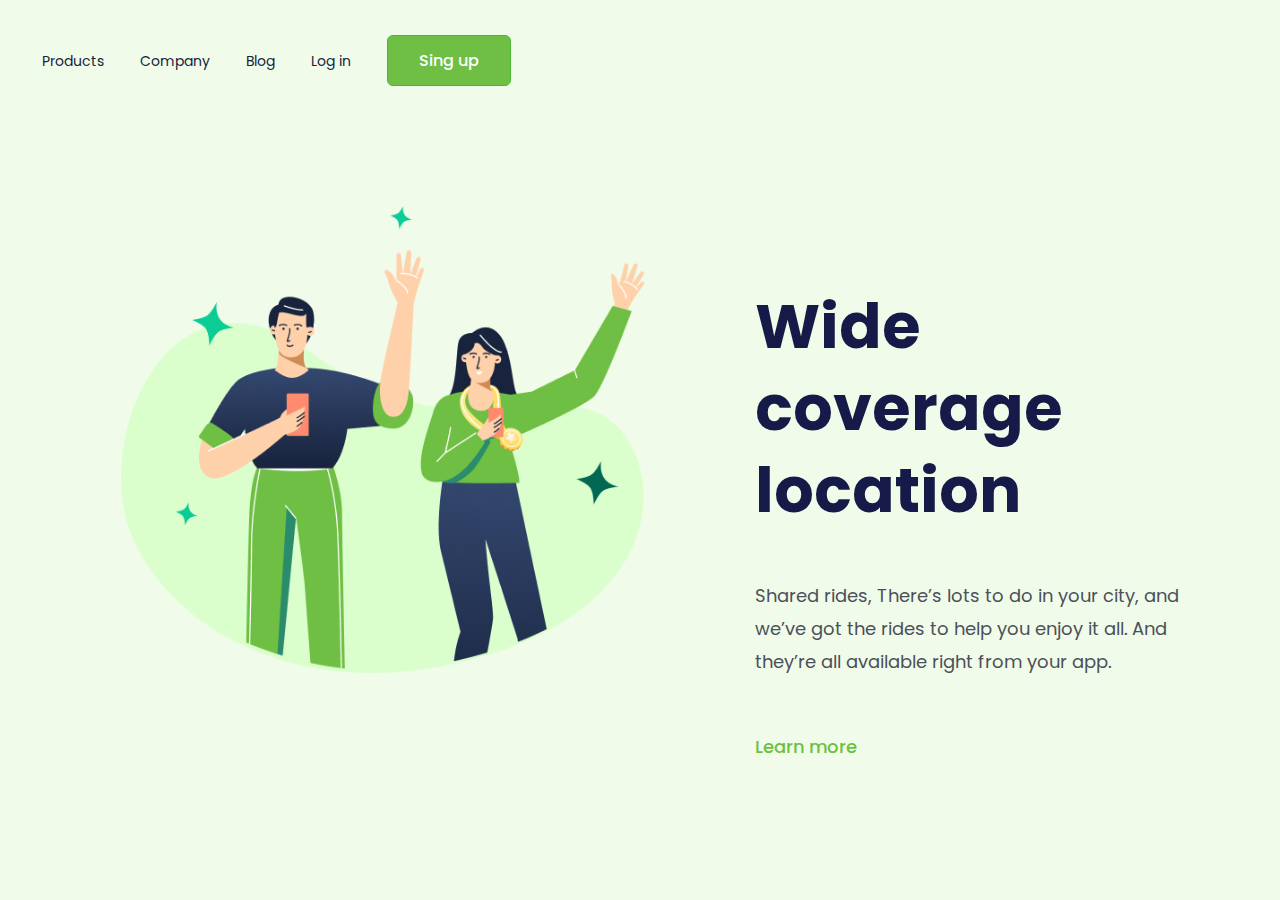
<file: index.html>
<!DOCTYPE html>
<html lang="pt-br">

<head>
    <meta charset="UTF-8">
    <meta name="viewport" content="width=device-width, initial-scale=1.0">
    <link rel="stylesheet" href="./stylesdeafio1.2.css">
    <link rel="preconnect" href="https://fonts.googleapis.com">
    <link rel="preconnect" href="https://fonts.gstatic.com" crossorigin>
    <link
        href="https://fonts.googleapis.com/css2?family=Poppins:ital,wght@0,100;0,200;0,300;0,400;0,500;0,600;0,700;0,800;0,900;1,100;1,200;1,300;1,400;1,500;1,600;1,700;1,800;1,900&display=swap"
        rel="stylesheet">
    <title>Wide coverage location</title>
</head>

<body>
    <header>
        <a class="link-header">Products</a>
        <a class="link-header">Company</a>
        <a class="link-header">Blog</a>
        <a class="link-header">Log in</a>
        <button class="button-header">Sing up</button>
    </header>
    <div>
        <img src="./wide.png" alt="logo-desafio">
    </div>

        <main>
            <h1>Wide coverage location</h1>
            <p>Shared rides, There’s lots to do in your city, and<br> we’ve got the rides to help you enjoy it all.
                And<br> they’re all available right from your app.</p>
            <a class="link-main">Learn more</a>
        </main>

</body>

</html>
</file>
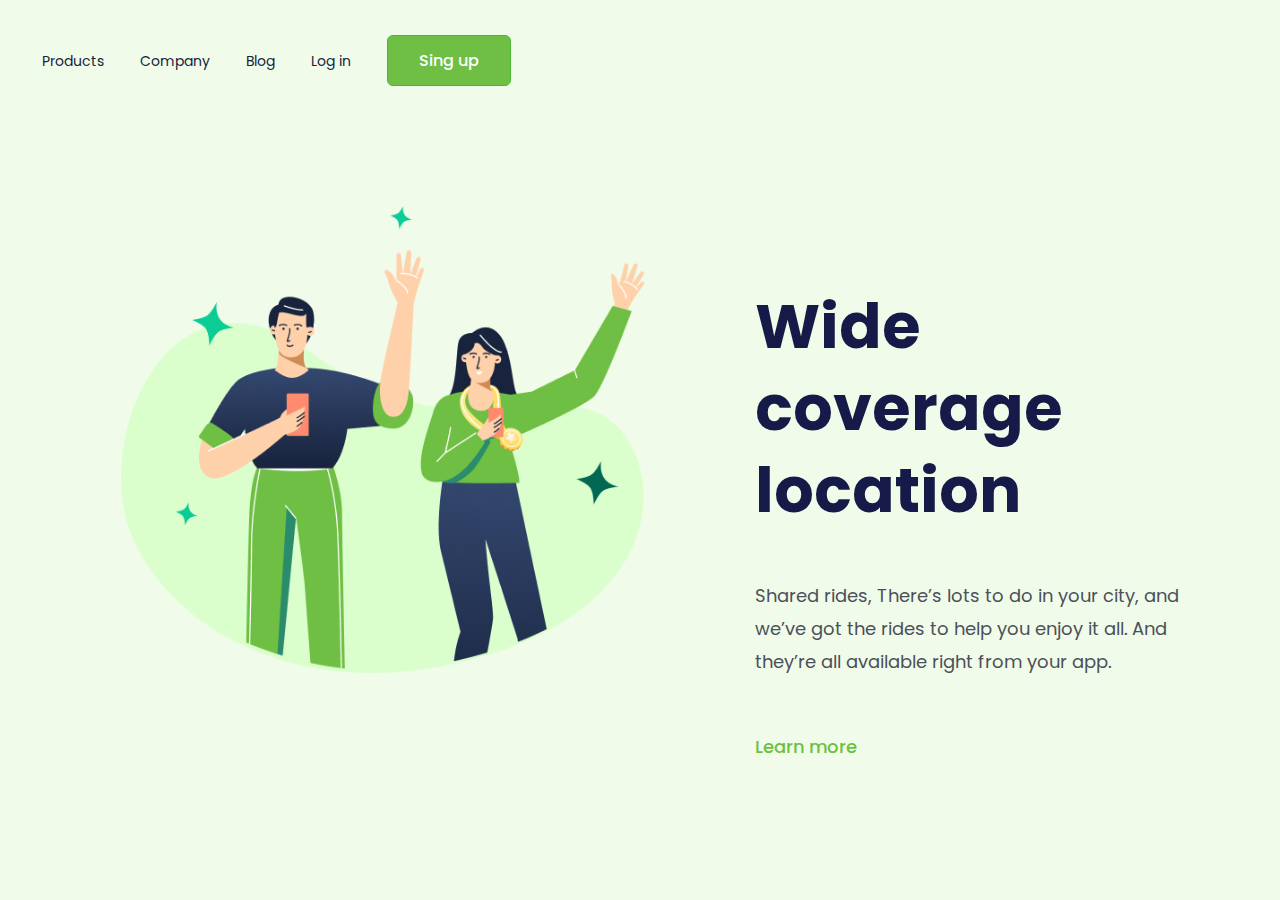
<file: Desafio 1/index.html>
<!DOCTYPE html>
<html lang="pt-br">

<head>
    <meta charset="UTF-8">
    <meta name="viewport" content="width=device-width, initial-scale=1.0">
    <link rel="stylesheet" href="./stylesdeafio1.2.css">
    <link rel="preconnect" href="https://fonts.googleapis.com">
    <link rel="preconnect" href="https://fonts.gstatic.com" crossorigin>
    <link
        href="https://fonts.googleapis.com/css2?family=Poppins:ital,wght@0,100;0,200;0,300;0,400;0,500;0,600;0,700;0,800;0,900;1,100;1,200;1,300;1,400;1,500;1,600;1,700;1,800;1,900&display=swap"
        rel="stylesheet">
    <title>Wide coverage location</title>
</head>

<body>
    <header>
        <a class="link-header">Products</a>
        <a class="link-header">Company</a>
        <a class="link-header">Blog</a>
        <a class="link-header">Log in</a>
        <button class="button-header">Sing up</button>
    </header>
    <div>
        <img src="./wide.png" alt="logo-desafio">
    </div>

        <main>
            <h1>Wide coverage location</h1>
            <p>Shared rides, There’s lots to do in your city, and<br> we’ve got the rides to help you enjoy it all.
                And<br> they’re all available right from your app.</p>
            <a class="link-main">Learn more</a>
        </main>

</body>

</html>
</file>
<file: stylesdeafio1.2.css>
* {
    margin: 0;
    padding: 0;
    font-family: "Poppins", serif;
    box-sizing: border-box;
}

body {
    background: #f0fce9;
}

header {
    margin: 35px 0 0 42px;
}


.link-header {
    font-weight: 400;
    font-size: 14px;
    line-height: 21px;
    color: #17233D;
    margin-right: 32px;
    cursor: pointer;
}

.link-header:hover {
    text-decoration: underline;
}

.link-header:active {
    opacity: .6;
}

button {
    width: 124px;
    height: 51px;
    border-radius: 6px;
    border: 1px solid #4CB538;
    background: #6FBF44;
    font-weight: 500;
    font-size: 16px;
    line-height: 24px;
    color: #FFFFFF;
    cursor: pointer;
}

button:hover {
    opacity: .8;
}

button:active {
    opacity: .6;
}

div {
    display: inline-block;
}

img {
    width: 534px;
    height: 467px;
    margin: 120px 100px 30px 121px;
    display: inline-block;
}

main {
    display: inline-block;
    position: absolute;
    margin: 200px 57px 30px 0px;
}

h1 {
    font-weight: 700;
    font-size: 62px;
    line-height: 82px;
    color: #161A49;
}

p {
    font-weight: 400;
    font-size: 18px;
    line-height: 33px;
    margin-top: 47px;
    margin-bottom: 55px;
    color: #4B505A;
}

.link-main {
    font-weight: 500;
    font-size: 18px;
    line-height: 27px;
    color: #6FBF44;
    cursor: pointer;
}

.link-main:hover {
    text-decoration: underline;
}

.link-main:active {
    opacity: .6;
}

@media screen and (max-width:810px) {

    body {
        display: flex;
        flex-direction: column;
        height: 100vh;
    }

    div {
        position: relative; 
        flex-grow: 1; 
        order: 2; 
        top: 530px;
        bottom: 26px;
        max-height: 50vh;
    }

    img {
        display: block;
        height: auto;
        width: 100%;
        position: absolute;
        margin: 0;
        bottom: 0;
        top: 0;
        right: 0;
        left: 0;
    }

    .link-header {
        display: none;
    }

    .button-header {
        float: right;
        margin-bottom: 76px;
        margin-right: 25px;
    }

    h1 {
        font-size: 30px;
        line-height: 30px;
        width: auto;
        margin: 124px 55px 0 55px;
        text-align: center;
    }

    p {
        font-size: 28px;
        line-height: 33px;
        width: auto;
        margin-top: 29px;
        text-align: center;
    }

    .link-main {
        margin: 26px 43px;
        text-align: center;
        display: block;
    }
    
    main {
        margin: 110px 0 0 0 ;
        flex-grow: 1;
        order: 1;
    }
}
</file>
<file: Desafio 1/stylesdeafio1.2.css>
* {
    margin: 0;
    padding: 0;
    font-family: "Poppins", serif;
    box-sizing: border-box;
}

body {
    background: #f0fce9;
}

header {
    margin: 35px 0 0 42px;
}


.link-header {
    font-weight: 400;
    font-size: 14px;
    line-height: 21px;
    color: #17233D;
    margin-right: 32px;
    cursor: pointer;
}

.link-header:hover {
    text-decoration: underline;
}

.link-header:active {
    opacity: .6;
}

button {
    width: 124px;
    height: 51px;
    border-radius: 6px;
    border: 1px solid #4CB538;
    background: #6FBF44;
    font-weight: 500;
    font-size: 16px;
    line-height: 24px;
    color: #FFFFFF;
    cursor: pointer;
}

button:hover {
    opacity: .8;
}

button:active {
    opacity: .6;
}

div {
    display: inline-block;
}

img {
    width: 534px;
    height: 467px;
    margin: 120px 100px 30px 121px;
    display: inline-block;
}

main {
    display: inline-block;
    position: absolute;
    margin: 200px 57px 30px 0px;
}

h1 {
    font-weight: 700;
    font-size: 62px;
    line-height: 82px;
    color: #161A49;
}

p {
    font-weight: 400;
    font-size: 18px;
    line-height: 33px;
    margin-top: 47px;
    margin-bottom: 55px;
    color: #4B505A;
}

.link-main {
    font-weight: 500;
    font-size: 18px;
    line-height: 27px;
    color: #6FBF44;
    cursor: pointer;
}

.link-main:hover {
    text-decoration: underline;
}

.link-main:active {
    opacity: .6;
}

@media screen and (max-width:810px) {

    body {
        display: flex;
        flex-direction: column;
        height: 100vh;
    }

    div {
        position: relative; 
        flex-grow: 1; 
        order: 2; 
        top: 530px;
        bottom: 26px;
        max-height: 50vh;
    }

    img {
        display: block;
        height: auto;
        width: 100%;
        position: absolute;
        margin: 0;
        bottom: 0;
        top: 0;
        right: 0;
        left: 0;
    }

    .link-header {
        display: none;
    }

    .button-header {
        float: right;
        margin-bottom: 76px;
        margin-right: 25px;
    }

    h1 {
        font-size: 30px;
        line-height: 30px;
        width: auto;
        margin: 124px 55px 0 55px;
        text-align: center;
    }

    p {
        font-size: 28px;
        line-height: 33px;
        width: auto;
        margin-top: 29px;
        text-align: center;
    }

    .link-main {
        margin: 26px 43px;
        text-align: center;
        display: block;
    }
    
    main {
        margin: 110px 0 0 0 ;
        flex-grow: 1;
        order: 1;
    }
}
</file>
